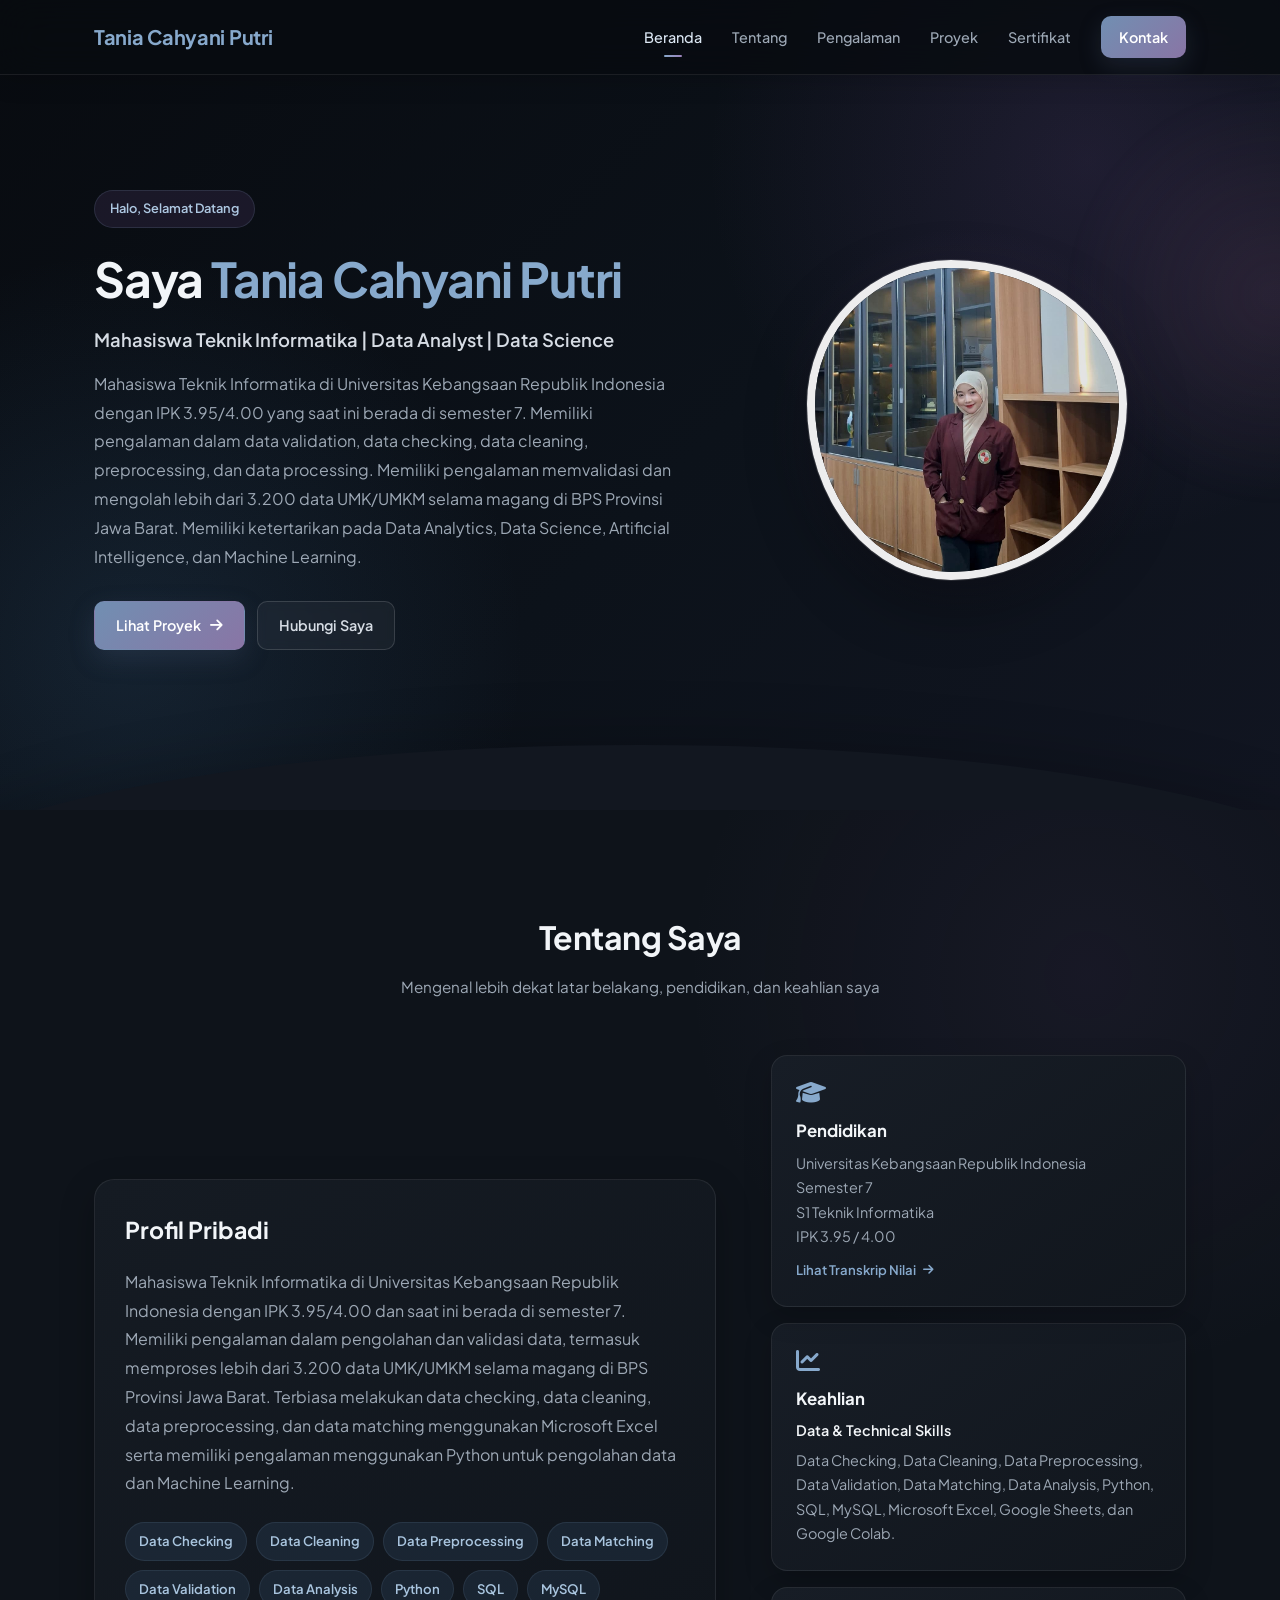
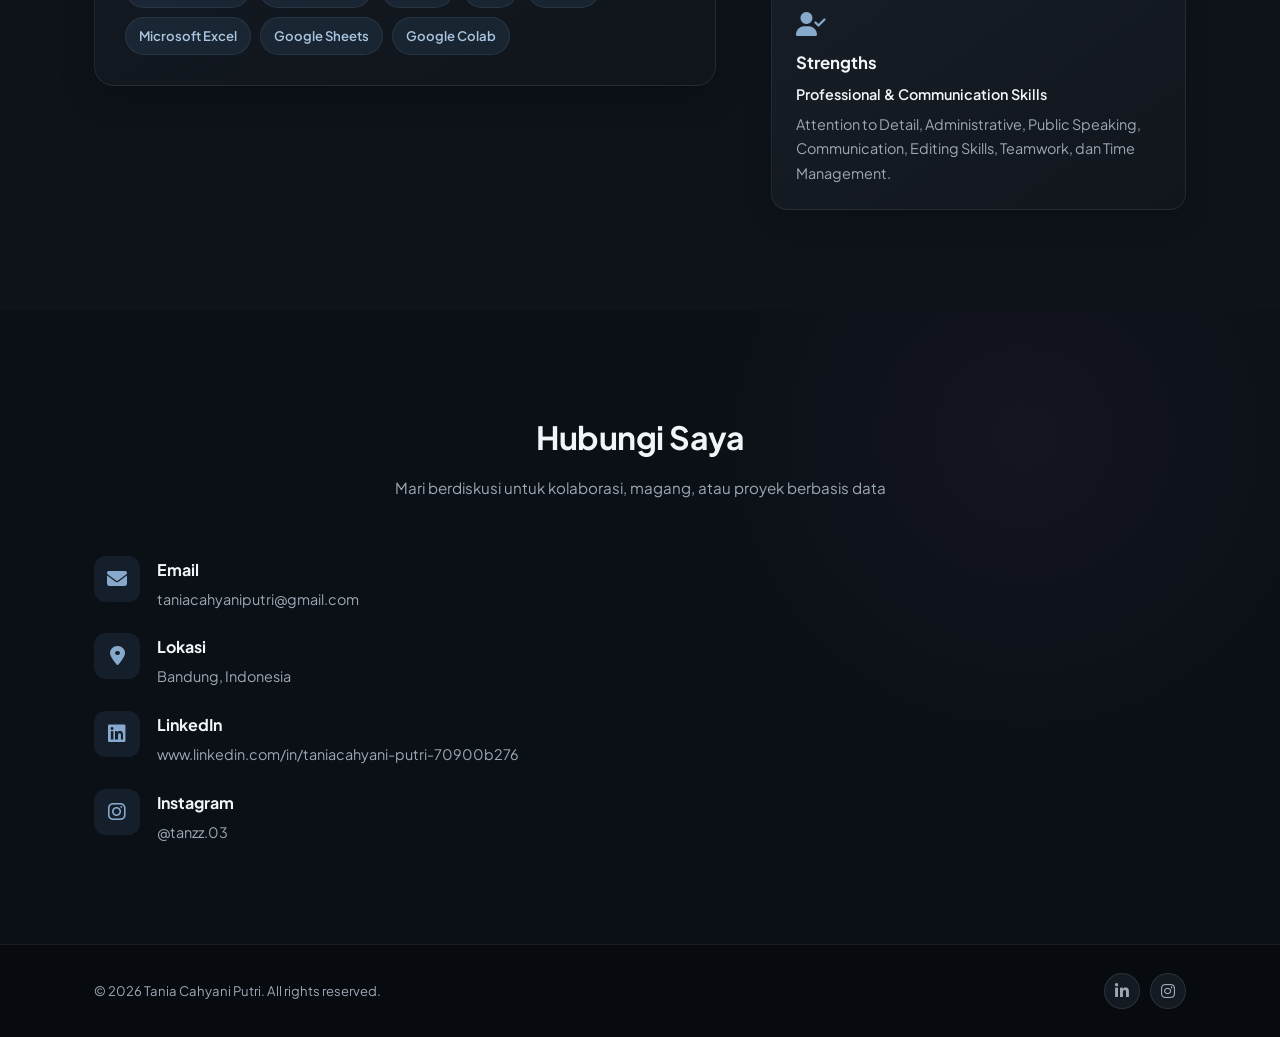
<file: index.html>
<!DOCTYPE html>
<html lang="id">

<head>

    <meta charset="UTF-8">

    <meta
        name="viewport"
        content="width=device-width, initial-scale=1.0"
    >

    <title>Portofolio - Tania Cahyani Putri</title>

    <!-- Google Font -->
    <link
        href="https://fonts.googleapis.com/css2?family=Plus+Jakarta+Sans:wght@300;400;500;600;700&display=swap"
        rel="stylesheet"
    >

    <!-- Font Awesome -->
    <link
        rel="stylesheet"
        href="https://cdnjs.cloudflare.com/ajax/libs/font-awesome/6.4.0/css/all.min.css"
    >

    <!-- CSS -->
    <link
        rel="stylesheet"
        href="css/style.css"
    >

    <link
        rel="stylesheet"
        href="css/responsive.css"
    >

</head>


<body>


    <!-- =====================================================
         NAVBAR
    ====================================================== -->

    <header class="navbar">

        <div class="container nav-container">

            <a
                href="index.html"
                class="logo"
            >
                <span>Tania Cahyani Putri</span>
            </a>


            <nav class="nav-menu">

                <a
                    href="index.html"
                    class="active"
                >
                    Beranda
                </a>

                <a href="#about">
                    Tentang
                </a>

                <a href="sections/experience/experience.html">
                    Pengalaman
                </a>

                <a href="sections/projects/projects.html">
                    Proyek
                </a>

                <a href="sections/certificates/certificates.html">
                    Sertifikat
                </a>

                <a
                    href="#contact"
                    class="btn-nav"
                >
                    Kontak
                </a>

            </nav>


            <div class="hamburger">

                <i class="fas fa-bars"></i>

            </div>

        </div>

    </header>



    <!-- =====================================================
         HERO
    ====================================================== -->

    <section class="hero">

        <div class="container hero-container">


            <!-- HERO TEXT -->

            <div class="hero-content">

                <span class="badge">
                    Halo, Selamat Datang
                </span>


                <h1>

                    Saya

                    <span class="highlight">
                        Tania Cahyani Putri
                    </span>

                </h1>


                <p class="hero-subtitle">

                    Mahasiswa Teknik Informatika |
                    Data Analyst |
                    Data Science

                </p>


                <p class="hero-desc">

                    Mahasiswa Teknik Informatika di
                    Universitas Kebangsaan Republik Indonesia
                    dengan IPK 3.95/4.00 yang saat ini berada di
                    semester 7. Memiliki pengalaman dalam data
                    validation, data checking, data cleaning,
                    preprocessing, dan data processing. Memiliki
                    pengalaman memvalidasi dan mengolah lebih
                    dari 3.200 data UMK/UMKM selama magang di
                    BPS Provinsi Jawa Barat. Memiliki ketertarikan
                    pada Data Analytics, Data Science, Artificial
                    Intelligence, dan Machine Learning.

                </p>


                <div class="hero-buttons">

                    <a
                        href="sections/projects/projects.html"
                        class="btn btn-primary"
                    >

                        Lihat Proyek

                        <i class="fas fa-arrow-right"></i>

                    </a>


                    <a
                        href="#contact"
                        class="btn btn-outline"
                    >

                        Hubungi Saya

                    </a>

                </div>

            </div>



            <!-- HERO PHOTO -->

            <div class="hero-image">

                <div class="blob-card">

                    <img
                        src="assets/images/profile.jpg"
                        alt="Tania Cahyani Putri"
                        class="profile-photo"
                    >

                </div>

            </div>

        </div>

    </section>



    <!-- =====================================================
         TENTANG SAYA
    ====================================================== -->

    <section
        id="about"
        class="about"
    >

        <div class="container">


            <div class="section-title">

                <h2>
                    Tentang Saya
                </h2>

                <p>
                    Mengenal lebih dekat latar belakang,
                    pendidikan, dan keahlian saya
                </p>

            </div>



            <div class="about-grid">


                <!-- PROFIL -->

                <div class="about-text">

                    <h3>
                        Profil Pribadi
                    </h3>


                    <p>

                        Mahasiswa Teknik Informatika di
                        Universitas Kebangsaan Republik Indonesia
                        dengan IPK 3.95/4.00 dan saat ini berada
                        di semester 7. Memiliki pengalaman dalam
                        pengolahan dan validasi data, termasuk
                        memproses lebih dari 3.200 data UMK/UMKM
                        selama magang di BPS Provinsi Jawa Barat.
                        Terbiasa melakukan data checking,
                        data cleaning, data preprocessing, dan
                        data matching menggunakan Microsoft Excel
                        serta memiliki pengalaman menggunakan
                        Python untuk pengolahan data dan
                        Machine Learning.

                    </p>


                    <div class="skills-chips">

                        <span>Data Checking</span>

                        <span>Data Cleaning</span>

                        <span>Data Preprocessing</span>

                        <span>Data Matching</span>

                        <span>Data Validation</span>

                        <span>Data Analysis</span>

                        <span>Python</span>

                        <span>SQL</span>

                        <span>MySQL</span>

                        <span>Microsoft Excel</span>

                        <span>Google Sheets</span>

                        <span>Google Colab</span>

                    </div>

                </div>



                <!-- KARTU INFORMASI -->

                <div class="about-cards">


                    <!-- PENDIDIKAN -->

                    <div
                        class="info-card clickable-card"
                        onclick="openTranscriptModal()"
                    >

                        <i class="fas fa-graduation-cap"></i>

                        <h4>
                            Pendidikan
                        </h4>

                        <p>
                            Universitas Kebangsaan
                            Republik Indonesia
                        </p>

                        <p>
                            Semester 7
                        </p>

                        <p>
                            S1 Teknik Informatika
                        </p>

                        <p>
                            IPK 3.95 / 4.00
                        </p>


                        <span class="card-hint">

                            <span>
                                Lihat Transkrip Nilai
                            </span>

                            <i class="fas fa-arrow-right"></i>

                        </span>

                    </div>



                    <!-- KEAHLIAN -->

                    <div class="info-card">

                        <i class="fas fa-chart-line"></i>

                        <h4>
                            Keahlian
                        </h4>

                        <p class="card-title">
                            Data & Technical Skills
                        </p>

                        <p>

                            Data Checking,
                            Data Cleaning,
                            Data Preprocessing,
                            Data Validation,
                            Data Matching,
                            Data Analysis,
                            Python,
                            SQL,
                            MySQL,
                            Microsoft Excel,
                            Google Sheets,
                            dan Google Colab.

                        </p>

                    </div>



                    <!-- STRENGTHS -->

                    <div class="info-card">

                        <i class="fas fa-user-check"></i>

                        <h4>
                            Strengths
                        </h4>

                        <p class="card-title">
                            Professional & Communication Skills
                        </p>

                        <p>

                            Attention to Detail,
                            Administrative,
                            Public Speaking,
                            Communication,
                            Editing Skills,
                            Teamwork,
                            dan Time Management.

                        </p>

                    </div>

                </div>

            </div>

        </div>

    </section>



    <!-- =====================================================
         CONTACT
    ====================================================== -->

    <section
        id="contact"
        class="contact"
    >

        <div class="container">


            <div class="section-title">

                <h2>
                    Hubungi Saya
                </h2>

                <p>
                    Mari berdiskusi untuk kolaborasi,
                    magang, atau proyek berbasis data
                </p>

            </div>



            <div class="contact-wrapper">


                <div class="contact-info">


                    <!-- EMAIL -->

                    <div class="contact-item">

                        <i class="fas fa-envelope"></i>

                        <div>

                            <h4>
                                Email
                            </h4>

                            <p>
                                taniacahyaniputri@gmail.com
                            </p>

                        </div>

                    </div>



                    <!-- LOKASI -->

                    <div class="contact-item">

                        <i class="fas fa-map-marker-alt"></i>

                        <div>

                            <h4>
                                Lokasi
                            </h4>

                            <p>
                                Bandung, Indonesia
                            </p>

                        </div>

                    </div>



                    <!-- LINKEDIN -->

                    <div class="contact-item">

                        <i class="fab fa-linkedin"></i>

                        <div>

                            <h4>
                                LinkedIn
                            </h4>

                            <p>
                                www.linkedin.com/in/taniacahyani-putri-70900b276
                            </p>

                        </div>

                    </div>



                    <!-- INSTAGRAM -->

                    <div class="contact-item">

                        <i class="fab fa-instagram"></i>

                        <div>

                            <h4>
                                Instagram
                            </h4>

                            <p>

                                <a
                                    href="https://www.instagram.com/tanzz.03?igsh=dmNnMGt6dWNlNGln"
                                    target="_blank"
                                >
                                    @tanzz.03
                                </a>

                            </p>

                        </div>

                    </div>

                </div>

            </div>

        </div>

    </section>



    <!-- =====================================================
         FOOTER
    ====================================================== -->

    <footer>

        <div class="container footer-content">

            <p>
                &copy; 2026 Tania Cahyani Putri.
                All rights reserved.
            </p>


            <div class="social-links">

                <a
                    href="https://www.linkedin.com/in/taniacahyani-putri-70900b276"
                    target="_blank"
                >
                    <i class="fab fa-linkedin-in"></i>
                </a>


                <a
                    href="https://www.instagram.com/tanzz.03?igsh=dmNnMGt6dWNlNGln"
                    target="_blank"
                >
                    <i class="fab fa-instagram"></i>
                </a>

            </div>

        </div>

    </footer>



    <!-- =====================================================
         MODAL TRANSKRIP
    ====================================================== -->

    <div
        id="transcriptModal"
        class="modal"
    >

        <div class="modal-content">


            <span
                class="close-btn"
                onclick="closeTranscriptModal()"
            >
                &times;
            </span>


            <div class="modal-header">

                <h3>
                    Transkrip Nilai - S1 Teknik Informatika
                </h3>

                <p>
                    Universitas Kebangsaan Republik Indonesia
                    | IPK: 3.95 / 4.00
                </p>

            </div>


            <div class="modal-body">

                <img
                    src="assets/images/transkrip_nilai.png"
                    alt="Transkrip Nilai Tania"
                    class="transcript-image"
                >

            </div>

        </div>

    </div>



    <!-- JAVASCRIPT -->

    <script src="js/script.js"></script>

</body>

</html>
</file>
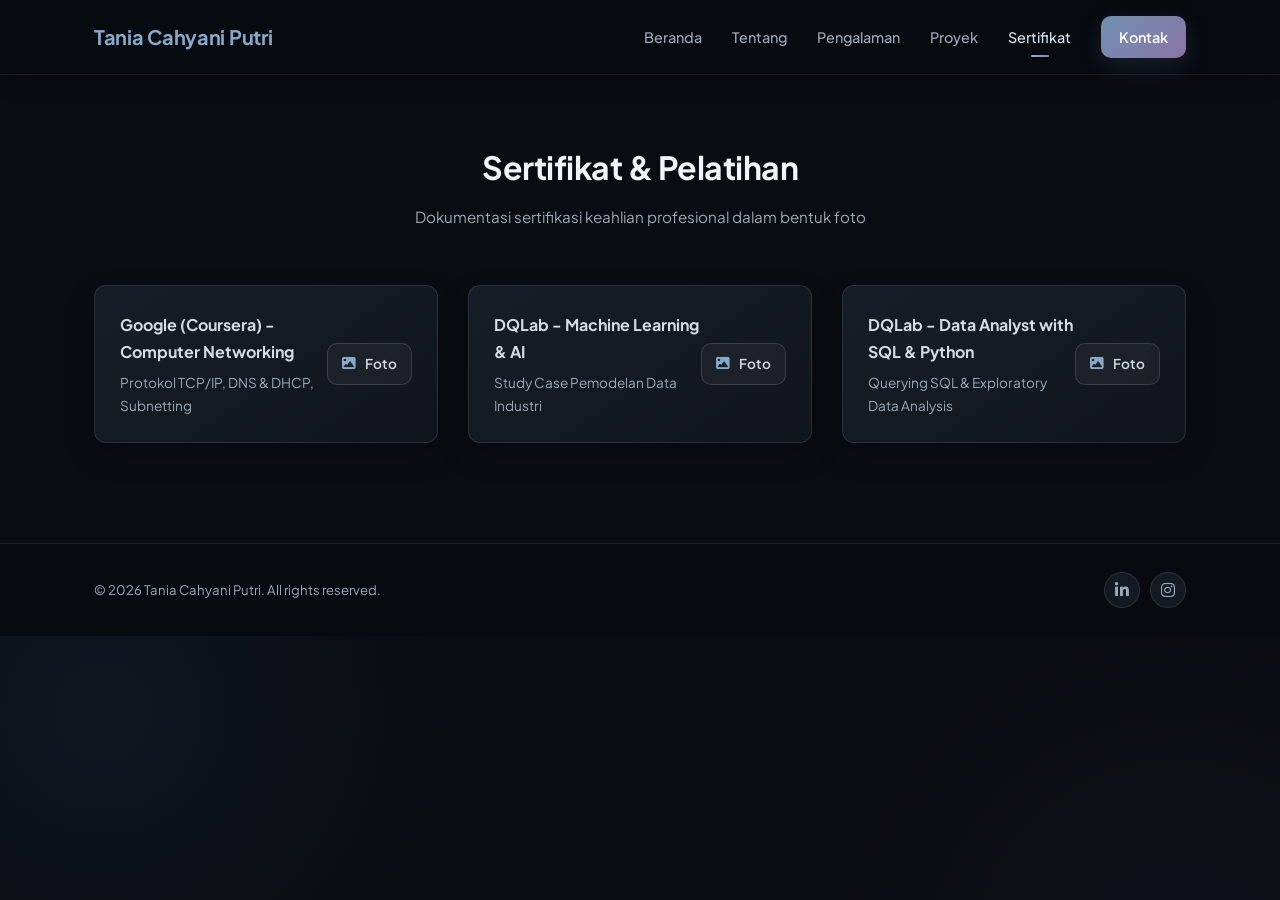
<file: sections/certificates/certificates.html>
<!DOCTYPE html>
<html lang="id">
<head>
    <meta charset="UTF-8">
    <meta name="viewport" content="width=device-width, initial-scale=1.0">
    <title>Sertifikat - Tania Cahyani Putri</title>
    <link href="https://fonts.googleapis.com/css2?family=Plus+Jakarta+Sans:wght@300;400;500;600;700&display=swap" rel="stylesheet">
    <link rel="stylesheet" href="https://cdnjs.cloudflare.com/ajax/libs/font-awesome/6.4.0/css/all.min.css">
    <link rel="stylesheet" href="../../css/style.css">
    <link rel="stylesheet" href="../../css/responsive.css">
</head>
<body>

    <header class="navbar">
        <div class="container nav-container">
            <a href="../../index.html" class="logo"><span>Tania Cahyani Putri</span></a>
            <nav class="nav-menu">
                <a href="../../index.html">Beranda</a>
                <a href="../../index.html#about">Tentang</a>
                <a href="../experience/experience.html">Pengalaman</a>
                <a href="../projects/projects.html">Proyek</a>
                <a href="certificates.html" class="active">Sertifikat</a>
                <a href="../../index.html#contact" class="btn-nav">Kontak</a>
            </nav>
            <div class="hamburger">
                <i class="fas fa-bars"></i>
            </div>
        </div>
    </header>

    <section style="padding: 140px 0 100px; background-color: var(--bg-primary);">
        <div class="container">
            <div class="section-title">
                <h2>Sertifikat & Pelatihan</h2>
                <p>Dokumentasi sertifikasi keahlian profesional dalam bentuk foto</p>
            </div>
            
            <div style="display: grid; grid-template-columns: repeat(auto-fit, minmax(300px, 1fr)); gap: 30px;">
                
                <!-- Sertifikat 1 -->
                <div style="background: var(--bg-white); padding: 25px; border-radius: 12px; border: 1px solid var(--border-color); display: flex; justify-content: space-between; align-items: center;">
                    <div>
                        <h4 style="margin-bottom: 5px;">Google (Coursera) - Computer Networking</h4>
                        <p style="color: var(--text-muted); font-size: 0.85rem;">Protokol TCP/IP, DNS & DHCP, Subnetting</p>
                    </div>
                    <a href="../../assets/images/sertifikat_networking.png" target="_blank" class="btn btn-outline" style="padding: 8px 14px; font-size: 0.85rem;">
                        <i class="fas fa-image" style="color: var(--primary-blue);"></i> Foto
                    </a>
                </div>

                <!-- Sertifikat 2 -->
                <div style="background: var(--bg-white); padding: 25px; border-radius: 12px; border: 1px solid var(--border-color); display: flex; justify-content: space-between; align-items: center;">
                    <div>
                        <h4 style="margin-bottom: 5px;">DQLab - Machine Learning & AI</h4>
                        <p style="color: var(--text-muted); font-size: 0.85rem;">Study Case Pemodelan Data Industri</p>
                    </div>
                    <a href="../../assets/images/sertifikat_ml_dqlab.png" target="_blank" class="btn btn-outline" style="padding: 8px 14px; font-size: 0.85rem;">
                        <i class="fas fa-image" style="color: var(--primary-blue);"></i> Foto
                    </a>
                </div>

                <!-- Sertifikat 3 -->
                <div style="background: var(--bg-white); padding: 25px; border-radius: 12px; border: 1px solid var(--border-color); display: flex; justify-content: space-between; align-items: center;">
                    <div>
                        <h4 style="margin-bottom: 5px;">DQLab - Data Analyst with SQL & Python</h4>
                        <p style="color: var(--text-muted); font-size: 0.85rem;">Querying SQL & Exploratory Data Analysis</p>
                    </div>
                    <a href="../../assets/images/sertifikat_data_analyst.png" target="_blank" class="btn btn-outline" style="padding: 8px 14px; font-size: 0.85rem;">
                        <i class="fas fa-image" style="color: var(--primary-blue);"></i> Foto
                    </a>
                </div>

            </div>
        </div>
    </section>

    <footer>
        <div class="container footer-content">
            <p>&copy; 2026 Tania Cahyani Putri. All rights reserved.</p>
            <div class="social-links">
                <a href="https://www.linkedin.com/in/taniacahyani-putri-70900b276" target="_blank"><i class="fab fa-linkedin-in"></i></a>
                <a href="https://www.instagram.com/tanzz.03?igsh=dmNnMGt6dWNlNGln" target="_blank"><i class="fab fa-instagram"></i></a>
            </div>
        </div>
    </footer>

    <script src="../../js/script.js"></script>
</body>
</html>
</file>
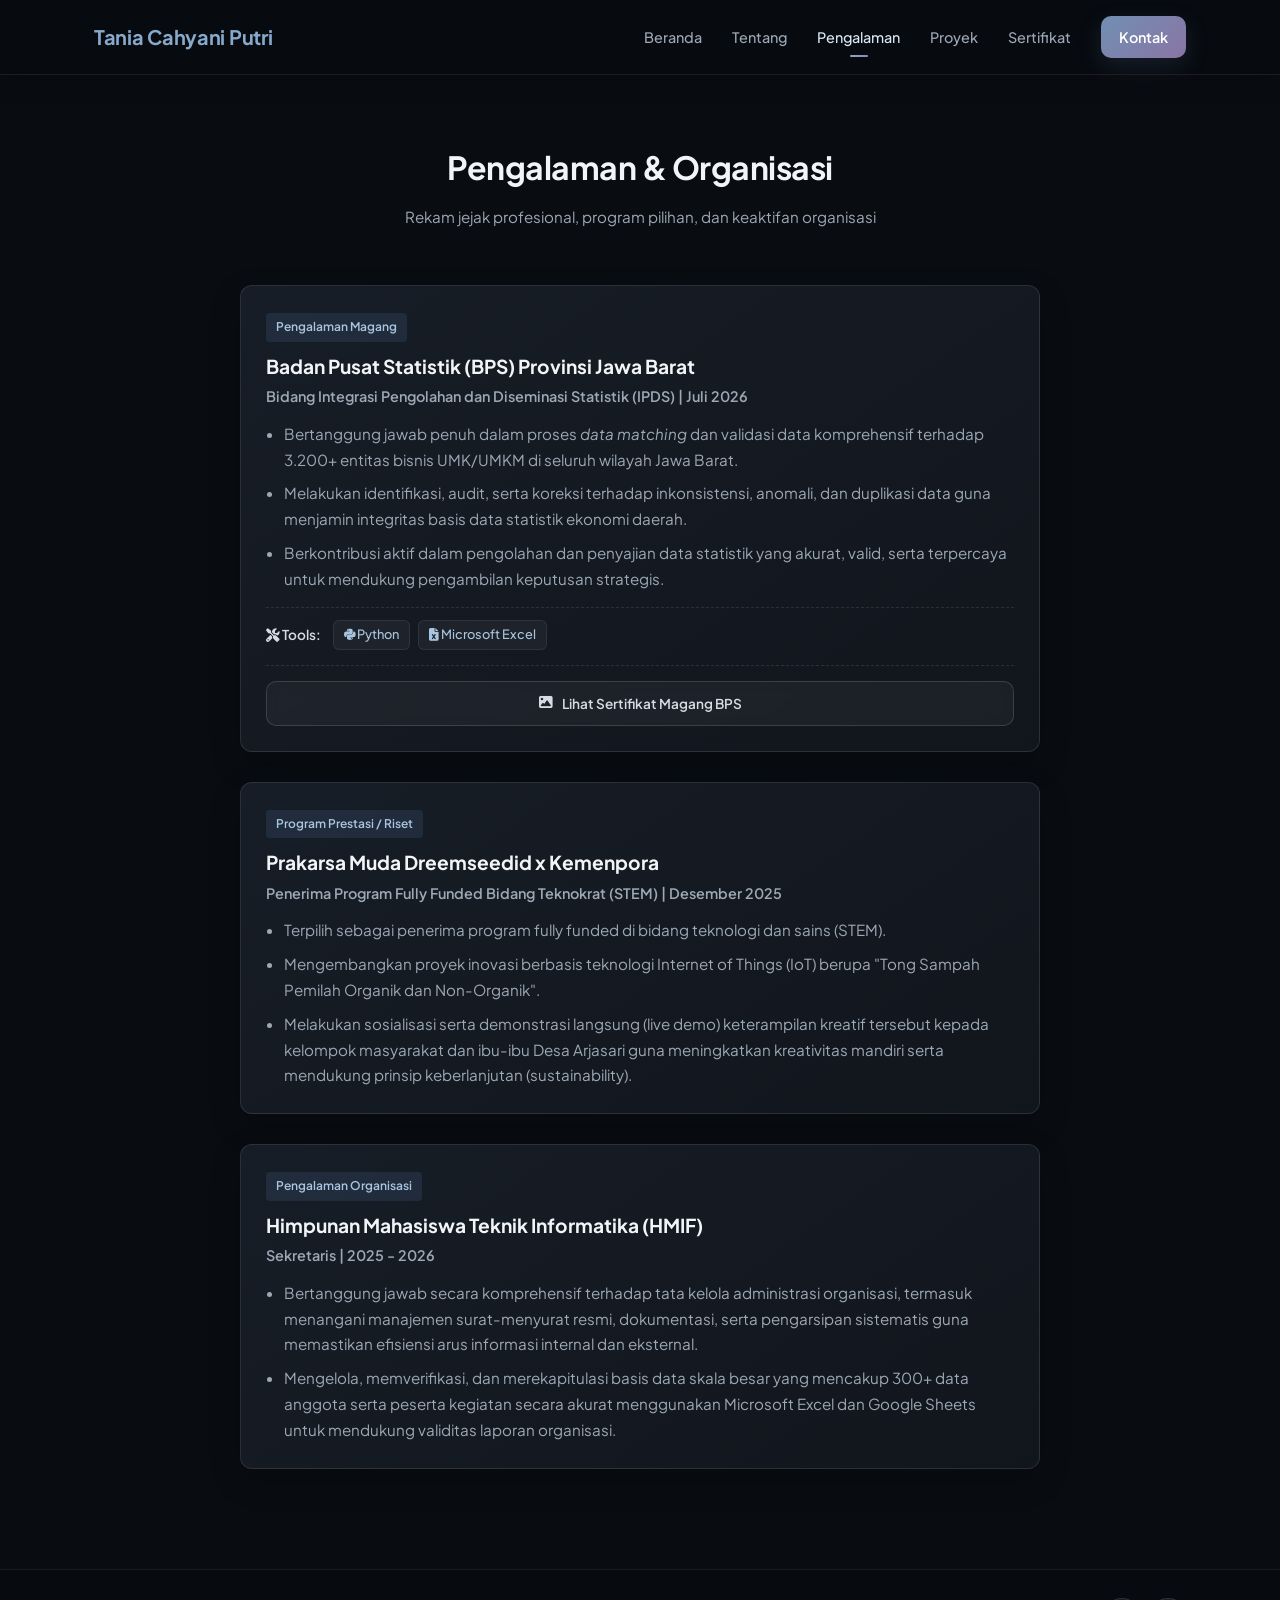
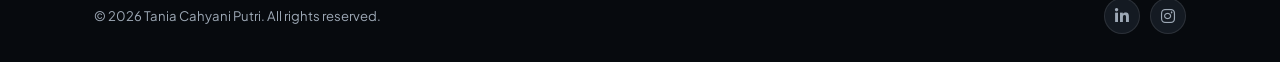
<file: sections/experience/experience.html>
<!DOCTYPE html>
<html lang="id">

<head>
    <meta charset="UTF-8">
    <meta name="viewport" content="width=device-width, initial-scale=1.0">

    <title>Pengalaman - Tania Cahyani Putri</title>

    <!-- Google Font -->
    <link
        href="https://fonts.googleapis.com/css2?family=Plus+Jakarta+Sans:wght@300;400;500;600;700&display=swap"
        rel="stylesheet">

    <!-- Font Awesome -->
    <link
        rel="stylesheet"
        href="https://cdnjs.cloudflare.com/ajax/libs/font-awesome/6.4.0/css/all.min.css">

    <!-- CSS -->
    <link rel="stylesheet" href="../../css/style.css">
    <link rel="stylesheet" href="../../css/responsive.css">
</head>

<body>

    <!-- =========================
         NAVBAR
    ========================== -->
    <header class="navbar">

        <div class="container nav-container">

            <!-- Logo -->
            <a href="../../index.html" class="logo">
                <span>Tania Cahyani Putri</span>
            </a>

            <!-- Navigation -->
            <nav class="nav-menu">

                <a href="../../index.html">
                    Beranda
                </a>

                <a href="../../index.html#about">
                    Tentang
                </a>

                <a href="experience.html" class="active">
                    Pengalaman
                </a>

                <a href="../projects/projects.html">
                    Proyek
                </a>

                <a href="../certificates/certificates.html">
                    Sertifikat
                </a>

                <a href="../../index.html#contact" class="btn-nav">
                    Kontak
                </a>

            </nav>

            <!-- Hamburger -->
            <div class="hamburger">
                <i class="fas fa-bars"></i>
            </div>

        </div>

    </header>


    <!-- =========================
         EXPERIENCE SECTION
    ========================== -->
    <section
        style="
            padding: 140px 0 100px;
            background-color: var(--bg-primary);
        "
    >

        <div class="container">

            <!-- Section Title -->
            <div class="section-title">

                <h2>
                    Pengalaman & Organisasi
                </h2>

                <p>
                    Rekam jejak profesional, program pilihan,
                    dan keaktifan organisasi
                </p>

            </div>


            <!-- =========================
                 EXPERIENCE CONTAINER
            ========================== -->
            <div
                style="
                    display: flex;
                    flex-direction: column;
                    gap: 30px;
                    max-width: 800px;
                    margin: 0 auto;
                "
            >


                <!-- ==================================
                     PENGALAMAN 1 - BPS
                =================================== -->
                <div
                    style="
                        background: var(--bg-white);
                        padding: 25px;
                        border-radius: 12px;
                        border: 1px solid var(--border-color);
                    "
                >

                    <!-- Label -->
                    <span
                        style="
                            display: inline-block;
                            background-color: var(--soft-blue);
                            color: var(--primary-blue);
                            padding: 4px 10px;
                            border-radius: 4px;
                            font-size: 0.75rem;
                            font-weight: 600;
                            margin-bottom: 8px;
                        "
                    >
                        Pengalaman Magang
                    </span>


                    <!-- Institution -->
                    <h3
                        style="
                            font-size: 1.2rem;
                            margin-bottom: 2px;
                        "
                    >
                        Badan Pusat Statistik (BPS)
                        Provinsi Jawa Barat
                    </h3>


                    <!-- Position -->
                    <p
                        style="
                            color: var(--primary-blue);
                            font-weight: 600;
                            font-size: 0.9rem;
                            margin-bottom: 12px;
                        "
                    >
                        Bidang Integrasi Pengolahan dan
                        Diseminasi Statistik (IPDS) | Juli 2026
                    </p>


                    <!-- Description -->
                    <ul
                        style="
                            color: var(--text-muted);
                            font-size: 0.95rem;
                            padding-left: 18px;
                            list-style-type: disc;
                            display: flex;
                            flex-direction: column;
                            gap: 8px;
                            margin-bottom: 15px;
                        "
                    >

                        <li>
                            Bertanggung jawab penuh dalam proses
                            <i>data matching</i> dan validasi data
                            komprehensif terhadap 3.200+ entitas bisnis
                            UMK/UMKM di seluruh wilayah Jawa Barat.
                        </li>

                        <li>
                            Melakukan identifikasi, audit, serta koreksi
                            terhadap inkonsistensi, anomali, dan duplikasi
                            data guna menjamin integritas basis data
                            statistik ekonomi daerah.
                        </li>

                        <li>
                            Berkontribusi aktif dalam pengolahan dan
                            penyajian data statistik yang akurat, valid,
                            serta terpercaya untuk mendukung pengambilan
                            keputusan strategis.
                        </li>

                    </ul>


                    <!-- =========================
                         TOOLS BPS
                    ========================== -->
                    <div
                        style="
                            display: flex;
                            gap: 8px;
                            flex-wrap: wrap;
                            align-items: center;
                            margin-top: 12px;
                            padding-top: 12px;
                            border-top: 1px dashed var(--border-color);
                        "
                    >

                        <span
                            style="
                                font-size: 0.85rem;
                                font-weight: 600;
                                color: var(--text-main);
                                margin-right: 4px;
                            "
                        >
                            <i class="fas fa-tools"></i>
                            Tools:
                        </span>


                        <!-- Python -->
                        <span
                            style="
                                background: var(--bg-primary);
                                color: var(--primary-blue);
                                padding: 3px 10px;
                                border-radius: 6px;
                                font-size: 0.8rem;
                                font-weight: 500;
                            "
                        >
                            <i class="fab fa-python"></i>
                            Python
                        </span>


                        <!-- Excel -->
                        <span
                            style="
                                background: var(--bg-primary);
                                color: var(--primary-blue);
                                padding: 3px 10px;
                                border-radius: 6px;
                                font-size: 0.8rem;
                                font-weight: 500;
                            "
                        >
                            <i class="fas fa-file-excel"></i>
                            Microsoft Excel
                        </span>

                    </div>


                    <!-- =========================
                         SERTIFIKAT MAGANG BPS
                    ========================== -->
                    <div
                        style="
                            margin-top: 15px;
                            padding-top: 15px;
                            border-top: 1px dashed var(--border-color);
                        "
                    >

                        <a
                            href="../../assets/images/Sertifikat_Magang_BPS.png"
                            target="_blank"
                            rel="noopener noreferrer"
                            class="btn btn-outline"
                            style="
                                font-size: 0.85rem;
                                padding: 10px 14px;
                                width: 100%;
                                justify-content: center;
                            "
                        >

                            <i class="fas fa-image"></i>

                            Lihat Sertifikat Magang BPS

                        </a>

                    </div>

                </div>


                <!-- ==================================
                     PENGALAMAN 2 - DREAMSEEDID
                =================================== -->
                <div
                    style="
                        background: var(--bg-white);
                        padding: 25px;
                        border-radius: 12px;
                        border: 1px solid var(--border-color);
                    "
                >

                    <span
                        style="
                            display: inline-block;
                            background-color: var(--soft-blue);
                            color: var(--primary-blue);
                            padding: 4px 10px;
                            border-radius: 4px;
                            font-size: 0.75rem;
                            font-weight: 600;
                            margin-bottom: 8px;
                        "
                    >
                        Program Prestasi / Riset
                    </span>


                    <h3
                        style="
                            font-size: 1.2rem;
                            margin-bottom: 2px;
                        "
                    >
                        Prakarsa Muda Dreemseedid x Kemenpora
                    </h3>


                    <p
                        style="
                            color: var(--primary-blue);
                            font-weight: 600;
                            font-size: 0.9rem;
                            margin-bottom: 12px;
                        "
                    >
                        Penerima Program Fully Funded Bidang
                        Teknokrat (STEM) | Desember 2025
                    </p>


                    <ul
                        style="
                            color: var(--text-muted);
                            font-size: 0.95rem;
                            padding-left: 18px;
                            list-style-type: disc;
                            display: flex;
                            flex-direction: column;
                            gap: 8px;
                        "
                    >

                        <li>
                            Terpilih sebagai penerima program fully funded
                            di bidang teknologi dan sains (STEM).
                        </li>

                        <li>
                            Mengembangkan proyek inovasi berbasis teknologi
                            Internet of Things (IoT) berupa
                            "Tong Sampah Pemilah Organik dan Non-Organik".
                        </li>

                        <li>
                            Melakukan sosialisasi serta demonstrasi langsung
                            (live demo) keterampilan kreatif tersebut kepada
                            kelompok masyarakat dan ibu-ibu Desa Arjasari
                            guna meningkatkan kreativitas mandiri serta
                            mendukung prinsip keberlanjutan (sustainability).
                        </li>

                    </ul>

                </div>


                <!-- ==================================
                     PENGALAMAN 3 - HMIF
                =================================== -->
                <div
                    style="
                        background: var(--bg-white);
                        padding: 25px;
                        border-radius: 12px;
                        border: 1px solid var(--border-color);
                    "
                >

                    <span
                        style="
                            display: inline-block;
                            background-color: var(--soft-blue);
                            color: var(--primary-blue);
                            padding: 4px 10px;
                            border-radius: 4px;
                            font-size: 0.75rem;
                            font-weight: 600;
                            margin-bottom: 8px;
                        "
                    >
                        Pengalaman Organisasi
                    </span>


                    <h3
                        style="
                            font-size: 1.2rem;
                            margin-bottom: 2px;
                        "
                    >
                        Himpunan Mahasiswa Teknik Informatika
                        (HMIF)
                    </h3>


                    <p
                        style="
                            color: var(--primary-blue);
                            font-weight: 600;
                            font-size: 0.9rem;
                            margin-bottom: 12px;
                        "
                    >
                        Sekretaris | 2025 - 2026
                    </p>


                    <ul
                        style="
                            color: var(--text-muted);
                            font-size: 0.95rem;
                            padding-left: 18px;
                            list-style-type: disc;
                            display: flex;
                            flex-direction: column;
                            gap: 8px;
                        "
                    >

                        <li>
                            Bertanggung jawab secara komprehensif terhadap
                            tata kelola administrasi organisasi, termasuk
                            menangani manajemen surat-menyurat resmi,
                            dokumentasi, serta pengarsipan sistematis guna
                            memastikan efisiensi arus informasi internal
                            dan eksternal.
                        </li>

                        <li>
                            Mengelola, memverifikasi, dan merekapitulasi
                            basis data skala besar yang mencakup 300+ data
                            anggota serta peserta kegiatan secara akurat
                            menggunakan Microsoft Excel dan Google Sheets
                            untuk mendukung validitas laporan organisasi.
                        </li>

                    </ul>

                </div>


            </div>

        </div>

    </section>


    <!-- =========================
         FOOTER
    ========================== -->
    <footer>

        <div class="container footer-content">

            <p>
                &copy; 2026 Tania Cahyani Putri.
                All rights reserved.
            </p>


            <div class="social-links">

                <!-- LinkedIn -->
                <a
                    href="https://www.linkedin.com/in/taniacahyani-putri-70900b276"
                    target="_blank"
                    rel="noopener noreferrer"
                >
                    <i class="fab fa-linkedin-in"></i>
                </a>


                <!-- Instagram -->
                <a
                    href="https://www.instagram.com/tanzz.03?igsh=dmNnMGt6dWNlNGln"
                    target="_blank"
                    rel="noopener noreferrer"
                >
                    <i class="fab fa-instagram"></i>
                </a>

            </div>

        </div>

    </footer>


    <!-- JavaScript -->
    <script src="../../js/script.js"></script>

</body>
</html>
</file>
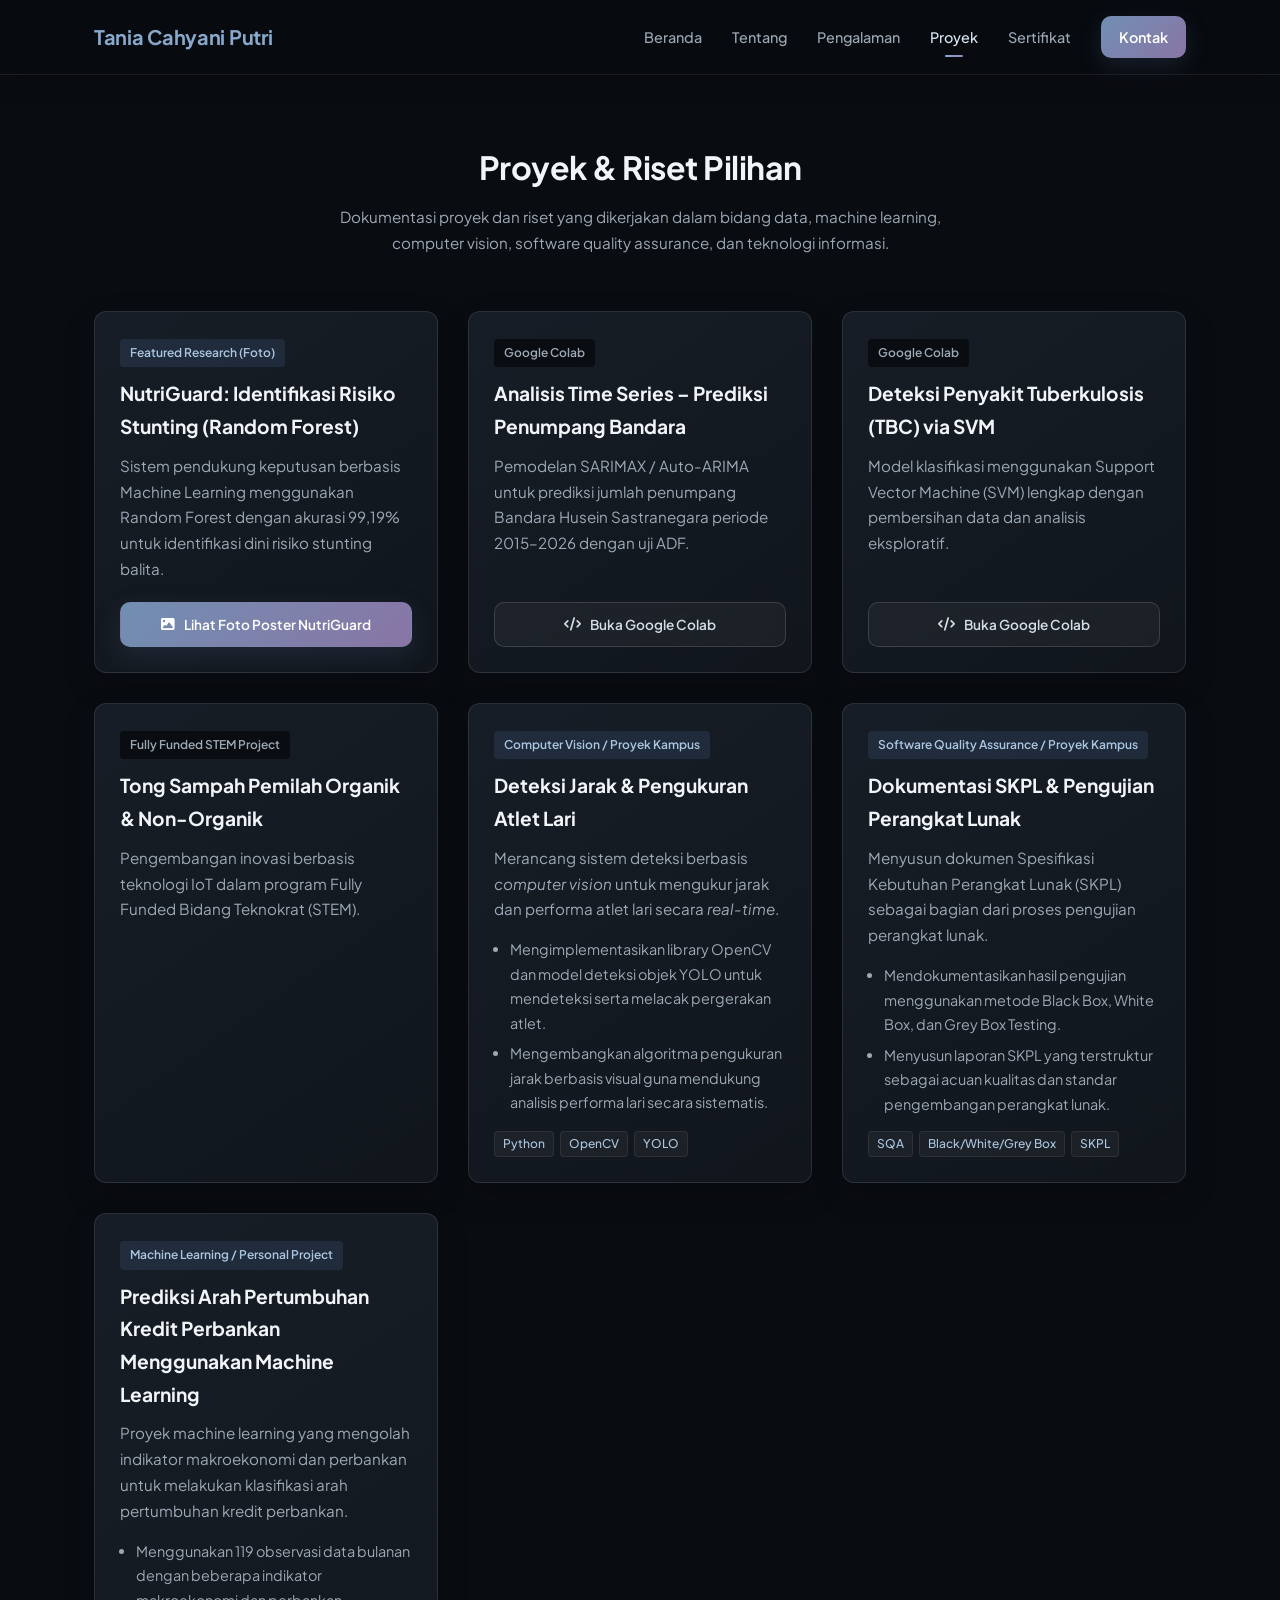
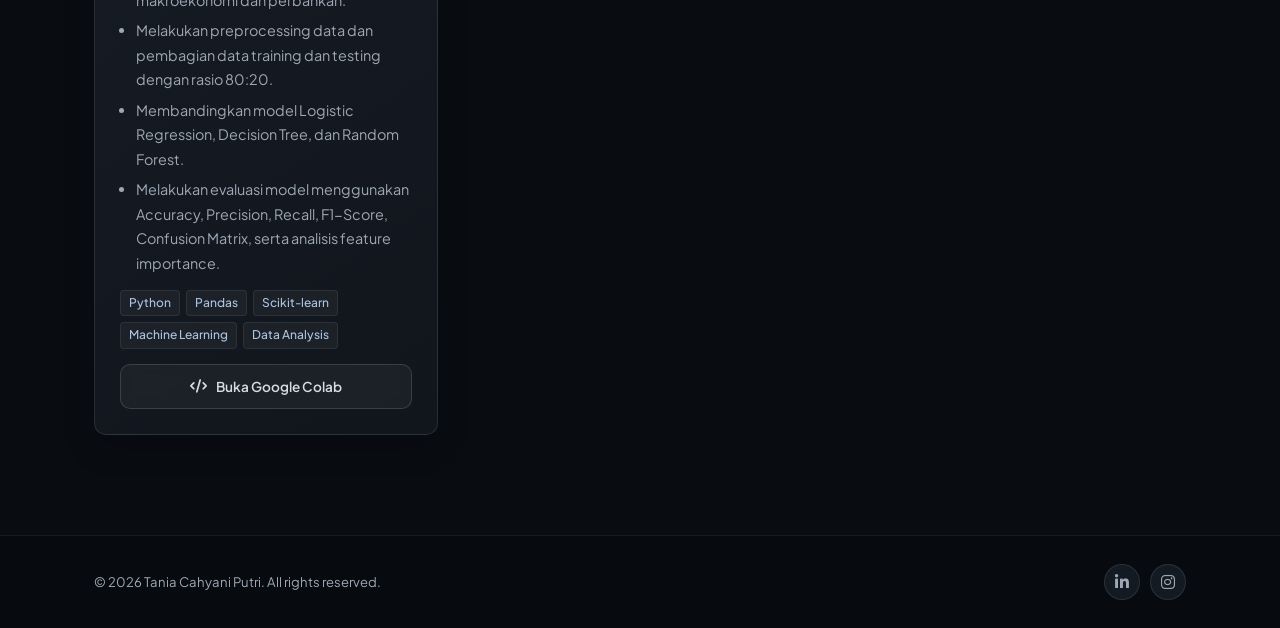
<file: sections/projects/projects.html>
<!DOCTYPE html>
<html lang="id">

<head>
    <meta charset="UTF-8">
    <meta name="viewport" content="width=device-width, initial-scale=1.0">

    <title>Proyek - Tania Cahyani Putri</title>

    <!-- Google Font -->
    <link href="https://fonts.googleapis.com/css2?family=Plus+Jakarta+Sans:wght@300;400;500;600;700&display=swap"
        rel="stylesheet">

    <!-- Font Awesome -->
    <link rel="stylesheet"
        href="https://cdnjs.cloudflare.com/ajax/libs/font-awesome/6.4.0/css/all.min.css">

    <!-- CSS -->
    <link rel="stylesheet" href="../../css/style.css">
    <link rel="stylesheet" href="../../css/responsive.css">
</head>

<body>

    <!-- =========================
         NAVBAR
    ========================== -->
    <header class="navbar">
        <div class="container nav-container">

            <a href="../../index.html" class="logo">
                <span>Tania Cahyani Putri</span>
            </a>

            <nav class="nav-menu">
                <a href="../../index.html">Beranda</a>
                <a href="../../index.html#about">Tentang</a>
                <a href="../experience/experience.html">Pengalaman</a>
                <a href="projects.html" class="active">Proyek</a>
                <a href="../certificates/certificates.html">Sertifikat</a>
                <a href="../../index.html#contact" class="btn-nav">Kontak</a>
            </nav>

            <div class="hamburger">
                <i class="fas fa-bars"></i>
            </div>

        </div>
    </header>


    <!-- =========================
         PROJECT SECTION
    ========================== -->
    <section style="padding: 140px 0 100px; background-color: var(--bg-primary);">

        <div class="container">

            <!-- Section Title -->
            <div class="section-title">

                <h2>Proyek & Riset Pilihan</h2>

                <p>
                    Dokumentasi proyek dan riset yang dikerjakan dalam bidang
                    data, machine learning, computer vision, software quality
                    assurance, dan teknologi informasi.
                </p>

            </div>


            <!-- =========================
                 PROJECT GRID
            ========================== -->
            <div style="
                display: grid;
                grid-template-columns: repeat(auto-fit, minmax(320px, 1fr));
                gap: 30px;
            ">


                <!-- ==================================
                     PROYEK 1 - NUTRIGUARD
                =================================== -->
                <div style="
                    background: var(--bg-white);
                    padding: 25px;
                    border-radius: 12px;
                    border: 1px solid var(--border-color);
                    display: flex;
                    flex-direction: column;
                    justify-content: space-between;
                ">

                    <div>

                        <span style="
                            display: inline-block;
                            background-color: var(--soft-blue);
                            color: var(--primary-blue);
                            padding: 4px 10px;
                            border-radius: 4px;
                            font-size: 0.75rem;
                            font-weight: 600;
                            margin-bottom: 10px;
                        ">
                            Featured Research (Foto)
                        </span>

                        <h3 style="
                            margin-bottom: 10px;
                            font-size: 1.2rem;
                        ">
                            NutriGuard: Identifikasi Risiko Stunting
                            (Random Forest)
                        </h3>

                        <p style="
                            color: var(--text-muted);
                            font-size: 0.95rem;
                            margin-bottom: 20px;
                        ">
                            Sistem pendukung keputusan berbasis Machine Learning
                            menggunakan Random Forest dengan akurasi 99,19%
                            untuk identifikasi dini risiko stunting balita.
                        </p>

                    </div>

                    <div>

                        <a href="../../assets/images/nutriguard_poster.png"
                            target="_blank"
                            rel="noopener noreferrer"
                            class="btn btn-primary"
                            style="
                                font-size: 0.85rem;
                                padding: 10px 14px;
                                width: 100%;
                                justify-content: center;
                            ">

                            <i class="fas fa-image"></i>
                            Lihat Foto Poster NutriGuard

                        </a>

                    </div>

                </div>


                <!-- ==================================
                     PROYEK 2 - TIME SERIES
                =================================== -->
                <div style="
                    background: var(--bg-white);
                    padding: 25px;
                    border-radius: 12px;
                    border: 1px solid var(--border-color);
                    display: flex;
                    flex-direction: column;
                    justify-content: space-between;
                ">

                    <div>

                        <span style="
                            display: inline-block;
                            background-color: var(--bg-primary);
                            color: var(--text-muted);
                            padding: 4px 10px;
                            border-radius: 4px;
                            font-size: 0.75rem;
                            font-weight: 600;
                            margin-bottom: 10px;
                        ">
                            Google Colab
                        </span>

                        <h3 style="
                            margin-bottom: 10px;
                            font-size: 1.2rem;
                        ">
                            Analisis Time Series –
                            Prediksi Penumpang Bandara
                        </h3>

                        <p style="
                            color: var(--text-muted);
                            font-size: 0.95rem;
                            margin-bottom: 20px;
                        ">
                            Pemodelan SARIMAX / Auto-ARIMA untuk prediksi
                            jumlah penumpang Bandara Husein Sastranegara
                            periode 2015–2026 dengan uji ADF.
                        </p>

                    </div>

                    <div>

                        <a href="https://colab.research.google.com/drive/1NbbqWzCFUcTzbwEiB3W0OZ-cM6ulkfPU"
                            target="_blank"
                            rel="noopener noreferrer"
                            class="btn btn-outline"
                            style="
                                font-size: 0.85rem;
                                padding: 10px 14px;
                                width: 100%;
                                justify-content: center;
                            ">

                            <i class="fas fa-code"></i>
                            Buka Google Colab

                        </a>

                    </div>

                </div>


                <!-- ==================================
                     PROYEK 3 - TBC SVM
                =================================== -->
                <div style="
                    background: var(--bg-white);
                    padding: 25px;
                    border-radius: 12px;
                    border: 1px solid var(--border-color);
                    display: flex;
                    flex-direction: column;
                    justify-content: space-between;
                ">

                    <div>

                        <span style="
                            display: inline-block;
                            background-color: var(--bg-primary);
                            color: var(--text-muted);
                            padding: 4px 10px;
                            border-radius: 4px;
                            font-size: 0.75rem;
                            font-weight: 600;
                            margin-bottom: 10px;
                        ">
                            Google Colab
                        </span>

                        <h3 style="
                            margin-bottom: 10px;
                            font-size: 1.2rem;
                        ">
                            Deteksi Penyakit Tuberkulosis (TBC)
                            via SVM
                        </h3>

                        <p style="
                            color: var(--text-muted);
                            font-size: 0.95rem;
                            margin-bottom: 20px;
                        ">
                            Model klasifikasi menggunakan Support Vector
                            Machine (SVM) lengkap dengan pembersihan data
                            dan analisis eksploratif.
                        </p>

                    </div>

                    <div>

                        <a href="https://colab.research.google.com/drive/1zwcV2InSb9ZCkv4oNEGBuF1-wxA6dSix"
                            target="_blank"
                            rel="noopener noreferrer"
                            class="btn btn-outline"
                            style="
                                font-size: 0.85rem;
                                padding: 10px 14px;
                                width: 100%;
                                justify-content: center;
                            ">

                            <i class="fas fa-code"></i>
                            Buka Google Colab

                        </a>

                    </div>

                </div>


                <!-- ==================================
                     PROYEK 4 - TONG SAMPAH IoT
                =================================== -->
                <div style="
                    background: var(--bg-white);
                    padding: 25px;
                    border-radius: 12px;
                    border: 1px solid var(--border-color);
                    display: flex;
                    flex-direction: column;
                    justify-content: space-between;
                ">

                    <div>

                        <span style="
                            display: inline-block;
                            background-color: var(--bg-primary);
                            color: var(--text-muted);
                            padding: 4px 10px;
                            border-radius: 4px;
                            font-size: 0.75rem;
                            font-weight: 600;
                            margin-bottom: 10px;
                        ">
                            Fully Funded STEM Project
                        </span>

                        <h3 style="
                            margin-bottom: 10px;
                            font-size: 1.2rem;
                        ">
                            Tong Sampah Pemilah
                            Organik & Non-Organik
                        </h3>

                        <p style="
                            color: var(--text-muted);
                            font-size: 0.95rem;
                            margin-bottom: 20px;
                        ">
                            Pengembangan inovasi berbasis teknologi IoT
                            dalam program Fully Funded Bidang Teknokrat
                            (STEM).
                        </p>

                    </div>

                </div>


                <!-- ==================================
                     PROYEK 5 - COMPUTER VISION
                =================================== -->
                <div style="
                    background: var(--bg-white);
                    padding: 25px;
                    border-radius: 12px;
                    border: 1px solid var(--border-color);
                    display: flex;
                    flex-direction: column;
                    justify-content: space-between;
                ">

                    <div>

                        <span style="
                            display: inline-block;
                            background-color: var(--soft-blue);
                            color: var(--primary-blue);
                            padding: 4px 10px;
                            border-radius: 4px;
                            font-size: 0.75rem;
                            font-weight: 600;
                            margin-bottom: 10px;
                        ">
                            Computer Vision / Proyek Kampus
                        </span>

                        <h3 style="
                            margin-bottom: 10px;
                            font-size: 1.2rem;
                        ">
                            Deteksi Jarak & Pengukuran
                            Atlet Lari
                        </h3>

                        <p style="
                            color: var(--text-muted);
                            font-size: 0.95rem;
                            margin-bottom: 15px;
                        ">
                            Merancang sistem deteksi berbasis
                            <i>computer vision</i> untuk mengukur jarak
                            dan performa atlet lari secara
                            <i>real-time</i>.
                        </p>

                        <ul style="
                            color: var(--text-muted);
                            font-size: 0.9rem;
                            padding-left: 16px;
                            list-style-type: disc;
                            display: flex;
                            flex-direction: column;
                            gap: 6px;
                            margin-bottom: 15px;
                        ">

                            <li>
                                Mengimplementasikan library OpenCV dan
                                model deteksi objek YOLO untuk mendeteksi
                                serta melacak pergerakan atlet.
                            </li>

                            <li>
                                Mengembangkan algoritma pengukuran jarak
                                berbasis visual guna mendukung analisis
                                performa lari secara sistematis.
                            </li>

                        </ul>

                    </div>

                    <div>

                        <div style="
                            display: flex;
                            gap: 6px;
                            flex-wrap: wrap;
                        ">

                            <span style="
                                background: var(--bg-primary);
                                color: var(--primary-blue);
                                padding: 2px 8px;
                                border-radius: 4px;
                                font-size: 0.75rem;
                                font-weight: 500;
                            ">
                                Python
                            </span>

                            <span style="
                                background: var(--bg-primary);
                                color: var(--primary-blue);
                                padding: 2px 8px;
                                border-radius: 4px;
                                font-size: 0.75rem;
                                font-weight: 500;
                            ">
                                OpenCV
                            </span>

                            <span style="
                                background: var(--bg-primary);
                                color: var(--primary-blue);
                                padding: 2px 8px;
                                border-radius: 4px;
                                font-size: 0.75rem;
                                font-weight: 500;
                            ">
                                YOLO
                            </span>

                        </div>

                    </div>

                </div>


                <!-- ==================================
                     PROYEK 6 - SOFTWARE QUALITY ASSURANCE
                =================================== -->
                <div style="
                    background: var(--bg-white);
                    padding: 25px;
                    border-radius: 12px;
                    border: 1px solid var(--border-color);
                    display: flex;
                    flex-direction: column;
                    justify-content: space-between;
                ">

                    <div>

                        <span style="
                            display: inline-block;
                            background-color: var(--soft-blue);
                            color: var(--primary-blue);
                            padding: 4px 10px;
                            border-radius: 4px;
                            font-size: 0.75rem;
                            font-weight: 600;
                            margin-bottom: 10px;
                        ">
                            Software Quality Assurance /
                            Proyek Kampus
                        </span>

                        <h3 style="
                            margin-bottom: 10px;
                            font-size: 1.2rem;
                        ">
                            Dokumentasi SKPL &
                            Pengujian Perangkat Lunak
                        </h3>

                        <p style="
                            color: var(--text-muted);
                            font-size: 0.95rem;
                            margin-bottom: 15px;
                        ">
                            Menyusun dokumen Spesifikasi Kebutuhan
                            Perangkat Lunak (SKPL) sebagai bagian dari
                            proses pengujian perangkat lunak.
                        </p>

                        <ul style="
                            color: var(--text-muted);
                            font-size: 0.9rem;
                            padding-left: 16px;
                            list-style-type: disc;
                            display: flex;
                            flex-direction: column;
                            gap: 6px;
                            margin-bottom: 15px;
                        ">

                            <li>
                                Mendokumentasikan hasil pengujian
                                menggunakan metode Black Box, White Box,
                                dan Grey Box Testing.
                            </li>

                            <li>
                                Menyusun laporan SKPL yang terstruktur
                                sebagai acuan kualitas dan standar
                                pengembangan perangkat lunak.
                            </li>

                        </ul>

                    </div>

                    <div>

                        <div style="
                            display: flex;
                            gap: 6px;
                            flex-wrap: wrap;
                        ">

                            <span style="
                                background: var(--bg-primary);
                                color: var(--primary-blue);
                                padding: 2px 8px;
                                border-radius: 4px;
                                font-size: 0.75rem;
                                font-weight: 500;
                            ">
                                SQA
                            </span>

                            <span style="
                                background: var(--bg-primary);
                                color: var(--primary-blue);
                                padding: 2px 8px;
                                border-radius: 4px;
                                font-size: 0.75rem;
                                font-weight: 500;
                            ">
                                Black/White/Grey Box
                            </span>

                            <span style="
                                background: var(--bg-primary);
                                color: var(--primary-blue);
                                padding: 2px 8px;
                                border-radius: 4px;
                                font-size: 0.75rem;
                                font-weight: 500;
                            ">
                                SKPL
                            </span>

                        </div>

                    </div>

                </div>


                <!-- ==================================
                     PROYEK 7 - BANKING / BANK SENTRAL
                =================================== -->
                <div style="
                    background: var(--bg-white);
                    padding: 25px;
                    border-radius: 12px;
                    border: 1px solid var(--border-color);
                    display: flex;
                    flex-direction: column;
                    justify-content: space-between;
                ">

                    <div>

                        <span style="
                            display: inline-block;
                            background-color: var(--soft-blue);
                            color: var(--primary-blue);
                            padding: 4px 10px;
                            border-radius: 4px;
                            font-size: 0.75rem;
                            font-weight: 600;
                            margin-bottom: 10px;
                        ">
                            Machine Learning / Personal Project
                        </span>

                        <h3 style="
                            margin-bottom: 10px;
                            font-size: 1.2rem;
                        ">
                            Prediksi Arah Pertumbuhan Kredit
                            Perbankan Menggunakan Machine Learning
                        </h3>

                        <p style="
                            color: var(--text-muted);
                            font-size: 0.95rem;
                            margin-bottom: 15px;
                        ">
                            Proyek machine learning yang mengolah indikator
                            makroekonomi dan perbankan untuk melakukan
                            klasifikasi arah pertumbuhan kredit perbankan.
                        </p>

                        <ul style="
                            color: var(--text-muted);
                            font-size: 0.9rem;
                            padding-left: 16px;
                            list-style-type: disc;
                            display: flex;
                            flex-direction: column;
                            gap: 6px;
                            margin-bottom: 15px;
                        ">

                            <li>
                                Menggunakan 119 observasi data bulanan
                                dengan beberapa indikator makroekonomi
                                dan perbankan.
                            </li>

                            <li>
                                Melakukan preprocessing data dan pembagian
                                data training dan testing dengan rasio 80:20.
                            </li>

                            <li>
                                Membandingkan model Logistic Regression,
                                Decision Tree, dan Random Forest.
                            </li>

                            <li>
                                Melakukan evaluasi model menggunakan
                                Accuracy, Precision, Recall, F1-Score,
                                Confusion Matrix, serta analisis
                                feature importance.
                            </li>

                        </ul>

                    </div>


                    <div>

                        <!-- TAGS -->
                        <div style="
                            display: flex;
                            gap: 6px;
                            flex-wrap: wrap;
                            margin-bottom: 15px;
                        ">

                            <span style="
                                background: var(--bg-primary);
                                color: var(--primary-blue);
                                padding: 2px 8px;
                                border-radius: 4px;
                                font-size: 0.75rem;
                                font-weight: 500;
                            ">
                                Python
                            </span>

                            <span style="
                                background: var(--bg-primary);
                                color: var(--primary-blue);
                                padding: 2px 8px;
                                border-radius: 4px;
                                font-size: 0.75rem;
                                font-weight: 500;
                            ">
                                Pandas
                            </span>

                            <span style="
                                background: var(--bg-primary);
                                color: var(--primary-blue);
                                padding: 2px 8px;
                                border-radius: 4px;
                                font-size: 0.75rem;
                                font-weight: 500;
                            ">
                                Scikit-learn
                            </span>

                            <span style="
                                background: var(--bg-primary);
                                color: var(--primary-blue);
                                padding: 2px 8px;
                                border-radius: 4px;
                                font-size: 0.75rem;
                                font-weight: 500;
                            ">
                                Machine Learning
                            </span>

                            <span style="
                                background: var(--bg-primary);
                                color: var(--primary-blue);
                                padding: 2px 8px;
                                border-radius: 4px;
                                font-size: 0.75rem;
                                font-weight: 500;
                            ">
                                Data Analysis
                            </span>

                        </div>


                        <!-- GOOGLE COLAB BUTTON -->
                        <a href="https://colab.research.google.com/drive/1ZjZhA61UyaW0uoFcwqV8A5TYyycP80on#scrollTo=EkfEHVWgUqfH"
                            target="_blank"
                            rel="noopener noreferrer"
                            class="btn btn-outline"
                            style="
                                font-size: 0.85rem;
                                padding: 10px 14px;
                                width: 100%;
                                justify-content: center;
                            ">

                            <i class="fas fa-code"></i>
                            Buka Google Colab

                        </a>

                    </div>

                </div>


            </div>

        </div>

    </section>


    <!-- =========================
         FOOTER
    ========================== -->
    <footer>

        <div class="container footer-content">

            <p>
                &copy; 2026 Tania Cahyani Putri.
                All rights reserved.
            </p>

            <div class="social-links">

                <a href="https://www.linkedin.com/in/taniacahyani-putri-70900b276"
                    target="_blank"
                    rel="noopener noreferrer">

                    <i class="fab fa-linkedin-in"></i>

                </a>

                <a href="https://www.instagram.com/tanzz.03?igsh=dmNnMGt6dWNlNGln"
                    target="_blank"
                    rel="noopener noreferrer">

                    <i class="fab fa-instagram"></i>

                </a>

            </div>

        </div>

    </footer>


    <!-- JavaScript -->
    <script src="../../js/script.js"></script>

</body>

</html>
</file>
<file: css/style.css>
/* =========================================================
   TANIA CAHYANI PUTRI
   DARK ELEGANT PORTFOLIO
========================================================= */


@import url('https://fonts.googleapis.com/css2?family=Plus+Jakarta+Sans:wght@300;400;500;600;700&display=swap');


/* =========================================================
   ROOT
========================================================= */

:root {

    --bg-primary: #090c11;
    --bg-white: #121720;
    --bg-soft: #0f141b;
    --bg-lavender: #181523;
    --bg-blue: #101a24;

    --text-dark: #f2f5f8;
    --text-main: #d6dce4;
    --text-muted: #9da8b5;
    --text-light: #707b88;

    --primary-blue: #87a9cc;
    --primary-dark: #6f91b6;

    --soft-blue: rgba(91,143,194,0.14);
    --soft-lavender: rgba(126,91,159,0.15);
    --soft-pink: rgba(153,82,105,0.14);

    --border-color: rgba(255,255,255,0.10);
    --border-soft: rgba(255,255,255,0.075);

    --shadow: 0 12px 35px rgba(0,0,0,0.24);

    --shadow-hover:
        0 20px 45px rgba(0,0,0,0.34);

    --transition:
        all 0.3s ease;
}


/* =========================================================
   RESET
========================================================= */

* {
    margin: 0;
    padding: 0;
    box-sizing: border-box;
}


html {
    scroll-behavior: smooth;
}


body {

    font-family:
        'Plus Jakarta Sans',
        sans-serif;

    background:

        radial-gradient(
            circle at 8% 12%,
            rgba(65,110,153,0.10),
            transparent 28%
        ),

        radial-gradient(
            circle at 92% 52%,
            rgba(116,78,151,0.08),
            transparent 28%
        ),

        var(--bg-primary);

    color:
        var(--text-dark);

    line-height:
        1.7;

    -webkit-font-smoothing:
        antialiased;
}


a {
    text-decoration: none;
    color: inherit;
}


ul {
    list-style: none;
}


img {
    max-width: 100%;
    display: block;
}


button,
input,
textarea {
    font-family: inherit;
}


/* =========================================================
   CONTAINER
========================================================= */

.container {

    width: 100%;

    max-width: 1140px;

    margin: 0 auto;

    padding:
        0 24px;
}


/* =========================================================
   NAVBAR
========================================================= */

.navbar {

    position: fixed;

    top: 0;
    left: 0;

    width: 100%;

    background:
        rgba(8,11,16,0.82);

    backdrop-filter:
        blur(18px);

    -webkit-backdrop-filter:
        blur(18px);

    border-bottom:
        1px solid rgba(255,255,255,0.08);

    z-index:
        1000;

    box-shadow:
        0 4px 24px rgba(0,0,0,0.18);
}


.nav-container {

    display: flex;

    justify-content:
        space-between;

    align-items:
        center;

    height:
        74px;
}


/* LOGO */

.logo {

    font-size:
        1.25rem;

    font-weight:
        700;

    color:
        var(--text-dark);

    letter-spacing:
        -0.3px;

    transition:
        var(--transition);
}


.logo span {
    color:
        var(--primary-blue);
}


.logo:hover {
    opacity:
        0.82;
}


/* NAV MENU */

.nav-menu {

    display:
        flex;

    align-items:
        center;

    gap:
        30px;
}


.nav-menu a {

    position:
        relative;

    font-size:
        0.9rem;

    font-weight:
        500;

    color:
        var(--text-muted);

    transition:
        var(--transition);
}


.nav-menu a:hover,
.nav-menu a.active {

    color:
        #dce8f4;
}


.nav-menu a:not(.btn-nav)::after {

    content:
        "";

    position:
        absolute;

    left:
        50%;

    bottom:
        -8px;

    width:
        0;

    height:
        2px;

    background:
        linear-gradient(
            90deg,
            var(--primary-blue),
            #9b82ba
        );

    border-radius:
        10px;

    transform:
        translateX(-50%);

    transition:
        var(--transition);
}


.nav-menu a:not(.btn-nav):hover::after,
.nav-menu a.active:not(.btn-nav)::after {

    width:
        18px;
}


/* BUTTON NAV */

.btn-nav {

    background:
        linear-gradient(
            135deg,
            #718fb2,
            #8975a5
        );

    color:
        #ffffff !important;

    padding:
        9px 18px;

    border-radius:
        10px;

    font-weight:
        600 !important;

    box-shadow:
        0 8px 22px rgba(70,83,112,0.28);

    transition:
        var(--transition);
}


.btn-nav:hover {

    background:
        linear-gradient(
            135deg,
            #7c9fc6,
            #947fb0
        );

    transform:
        translateY(-2px);
}


/* HAMBURGER */

.hamburger {

    display:
        none;

    font-size:
        1.4rem;

    cursor:
        pointer;

    color:
        var(--text-dark);
}


/* =========================================================
   HERO
========================================================= */

.hero {

    position:
        relative;

    padding:
        165px 0 135px;

    min-height:
        90vh;

    display:
        flex;

    align-items:
        center;

    overflow:
        hidden;

    background:

        radial-gradient(
            circle at 85% 20%,
            rgba(116,78,151,0.18),
            transparent 30%
        ),

        radial-gradient(
            circle at 10% 80%,
            rgba(67,119,166,0.18),
            transparent 30%
        ),

        linear-gradient(
            135deg,
            #080b10 0%,
            #0c121a 55%,
            #111521 100%
        );
}


.hero::before {

    content:
        "";

    position:
        absolute;

    width:
        430px;

    height:
        430px;

    right:
        -210px;

    top:
        80px;

    background:
        radial-gradient(
            circle,
            rgba(145,92,130,0.16),
            transparent 68%
        );

    border-radius:
        50%;

    filter:
        blur(8px);

    pointer-events:
        none;
}


.hero::after {

    content:
        "";

    position:
        absolute;

    left:
        -10%;

    bottom:
        -105px;

    width:
        120%;

    height:
        170px;

    background:
        #121720;

    border-radius:
        50% 50% 0 0 /
        100% 100% 0 0;

    box-shadow:
        0 -18px 50px rgba(0,0,0,0.16);

    pointer-events:
        none;
}


.hero-container {

    display:
        grid;

    grid-template-columns:
        1.15fr 0.85fr;

    gap:
        60px;

    align-items:
        center;

    position:
        relative;

    z-index:
        2;
}


/* BADGE */

.badge {

    display:
        inline-flex;

    align-items:
        center;

    background:
        rgba(126,91,159,0.15);

    color:
        #aec8e2;

    padding:
        7px 15px;

    border-radius:
        50px;

    font-weight:
        600;

    font-size:
        0.8rem;

    margin-bottom:
        22px;

    border:
        1px solid rgba(135,169,204,0.16);
}


/* HERO TITLE */

.hero h1 {

    font-size:
        3rem;

    font-weight:
        700;

    line-height:
        1.2;

    letter-spacing:
        -1.2px;

    margin-bottom:
        16px;

    color:
        var(--text-dark);
}


.highlight {

    color:
        var(--primary-blue);
}


.hero-subtitle {

    font-size:
        1.15rem;

    font-weight:
        600;

    color:
        var(--text-main);

    margin-bottom:
        15px;
}


.hero-desc {

    max-width:
        650px;

    color:
        var(--text-muted);

    margin-bottom:
        30px;

    font-size:
        1rem;

    line-height:
        1.8;
}


.hero-buttons {

    display:
        flex;

    gap:
        12px;

    flex-wrap:
        wrap;
}


/* =========================================================
   BUTTON
========================================================= */

.btn {

    display:
        inline-flex;

    align-items:
        center;

    justify-content:
        center;

    gap:
        9px;

    padding:
        11px 21px;

    border-radius:
        10px;

    font-size:
        0.9rem;

    font-weight:
        600;

    transition:
        var(--transition);

    cursor:
        pointer;
}


.btn-primary {

    background:
        linear-gradient(
            135deg,
            #718fb2,
            #8975a5
        );

    color:
        #ffffff !important;

    border:
        1px solid transparent;

    box-shadow:
        0 9px 24px rgba(70,83,112,0.28);
}


.btn-primary:hover {

    background:
        linear-gradient(
            135deg,
            #7c9fc6,
            #947fb0
        );

    transform:
        translateY(-2px);

    box-shadow:
        0 12px 28px rgba(70,83,112,0.36);
}


.btn-outline {

    background:
        rgba(255,255,255,0.045);

    border:
        1px solid rgba(255,255,255,0.14);

    color:
        var(--text-main);

    backdrop-filter:
        blur(5px);
}


.btn-outline:hover {

    border-color:
        var(--primary-blue);

    color:
        #dce8f4;

    background:
        rgba(91,143,194,0.10);

    transform:
        translateY(-2px);
}


/* =========================================================
   PHOTO
========================================================= */

.hero-image {

    display:
        flex;

    justify-content:
        center;

    position:
        relative;
}


.hero-image::before {

    content:
        "";

    position:
        absolute;

    width:
        390px;

    height:
        390px;

    left:
        50%;

    top:
        50%;

    transform:
        translate(-50%,-50%);

    border-radius:
        50%;

    background:
        radial-gradient(
            circle,
            rgba(83,137,183,0.22),
            rgba(126,91,159,0.10),
            transparent 70%
        );

    z-index:
        -1;
}


.blob-card {

    width:
        320px;

    height:
        320px;

    background:
        #151b24;

    border-radius:
        45% 55% 55% 45% /
        45% 45% 55% 55%;

    box-shadow:
        0 25px 60px rgba(0,0,0,0.36);

    overflow:
        hidden;

    display:
        flex;

    align-items:
        center;

    justify-content:
        center;

    animation:
        morph 9s ease-in-out infinite;

    border:
        8px solid rgba(255,255,255,0.92);

    outline:
        1px solid rgba(255,255,255,0.12);
}


.profile-photo {

    width:
        100%;

    height:
        100%;

    object-fit:
        cover;

    object-position:
        center top;
}


@keyframes morph {

    0%,
    100% {

        border-radius:
            45% 55% 55% 45% /
            45% 45% 55% 55%;
    }

    50% {

        border-radius:
            55% 45% 45% 55% /
            55% 55% 45% 45%;
    }
}


/* =========================================================
   SECTION
========================================================= */

section {
    padding:
        100px 0;
}


.section-title {

    text-align:
        center;

    margin-bottom:
        55px;
}


.section-title h2 {

    font-size:
        2rem;

    font-weight:
        700;

    letter-spacing:
        -0.5px;

    color:
        var(--text-dark);

    margin-bottom:
        10px;
}


.section-title p {

    max-width:
        650px;

    margin:
        0 auto;

    color:
        var(--text-muted);

    font-size:
        0.95rem;
}


/* =========================================================
   ABOUT
========================================================= */

.about {

    background:

        radial-gradient(
            circle at 85% 15%,
            rgba(117,78,151,0.09),
            transparent 28%
        ),

        #0e131a;
}


.about-grid {

    display:
        grid;

    grid-template-columns:
        1.2fr 0.8fr;

    gap:
        55px;

    align-items:
        center;
}


.about-text {

    background:
        linear-gradient(
            145deg,
            #151b23,
            #10151c
        );

    border:
        1px solid var(--border-soft);

    border-radius:
        20px;

    padding:
        30px;

    box-shadow:
        var(--shadow);
}


.about-text h3 {

    font-size:
        1.45rem;

    margin-bottom:
        18px;

    color:
        var(--text-dark);
}


.about-text p {

    color:
        var(--text-muted);

    margin-bottom:
        24px;

    line-height:
        1.8;
}


/* SKILLS */

.skills-chips {

    display:
        flex;

    flex-wrap:
        wrap;

    gap:
        9px;
}


.skills-chips span {

    background:
        rgba(91,143,194,0.12);

    color:
        #a9c5df;

    padding:
        7px 13px;

    border-radius:
        50px;

    font-size:
        0.82rem;

    font-weight:
        600;

    border:
        1px solid rgba(135,169,204,0.12);

    transition:
        var(--transition);
}


.skills-chips span:hover {

    background:
        rgba(126,91,159,0.18);

    transform:
        translateY(-2px);
}


/* =========================================================
   INFO CARDS
========================================================= */

.about-cards {

    display:
        flex;

    flex-direction:
        column;

    gap:
        16px;
}


.info-card {

    background:
        linear-gradient(
            145deg,
            #171d26,
            #11161d
        );

    padding:
        24px;

    border-radius:
        16px;

    border:
        1px solid var(--border-soft);

    transition:
        var(--transition);

    box-shadow:
        0 10px 28px rgba(0,0,0,0.18);
}


.info-card:hover {

    transform:
        translateY(-4px);

    background:
        linear-gradient(
            145deg,
            #1b222d,
            #141a22
        );

    border-color:
        rgba(135,169,204,0.25);

    box-shadow:
        var(--shadow);
}


.info-card i {

    font-size:
        1.5rem;

    color:
        var(--primary-blue);

    margin-bottom:
        13px;
}


.info-card h4 {

    font-size:
        1.05rem;

    margin-bottom:
        5px;

    color:
        var(--text-dark);
}


.info-card p {

    color:
        var(--text-muted);

    font-size:
        0.9rem;
}


.info-card .card-title {

    font-weight:
        600;

    color:
        var(--text-dark);

    margin-bottom:
        5px;
}


.clickable-card {

    cursor:
        pointer;

    position:
        relative;
}


.clickable-card:hover {

    border-color:
        var(--primary-blue);

    box-shadow:
        var(--shadow-hover);
}


.card-hint {

    display:
        inline-flex;

    align-items:
        center;

    gap:
        7px;

    font-size:
        0.82rem;

    color:
        var(--primary-blue);

    margin-top:
        10px;

    font-weight:
        600;
}


.card-hint i {

    font-size:
        0.75rem;

    margin-bottom:
        0 !important;

    color:
        var(--primary-blue) !important;

    transition:
        transform 0.3s ease;
}


.clickable-card:hover .card-hint i {

    transform:
        translateX(4px);
}


/* =========================================================
   EXPERIENCE / PROJECT / CERTIFICATE
========================================================= */

section .container > div[style*="max-width: 800px"] > div,
section .container > div[style*="grid-template-columns"] > div {

    background:
        linear-gradient(
            145deg,
            #171d26,
            #11161d
        ) !important;

    border-color:
        var(--border-color) !important;

    color:
        var(--text-main);

    box-shadow:
        0 12px 32px rgba(0,0,0,0.20);

    transition:
        transform 0.3s ease,
        box-shadow 0.3s ease,
        border-color 0.3s ease;

    position:
        relative;

    overflow:
        hidden;
}


section .container > div[style*="max-width: 800px"] > div:hover,
section .container > div[style*="grid-template-columns"] > div:hover {

    transform:
        translateY(-5px);

    box-shadow:
        var(--shadow-hover);

    border-color:
        rgba(135,169,204,0.28) !important;
}


section span[style*="background-color: var(--soft-blue)"] {

    background-color:
        rgba(91,143,194,0.14) !important;

    color:
        #a9c5df !important;
}


section span[style*="background: var(--bg-primary)"] {

    background:
        rgba(255,255,255,0.045) !important;

    color:
        #a9c5df !important;

    border:
        1px solid var(--border-soft) !important;
}


section .container > div[style*="max-width: 800px"] h3,
section .container > div[style*="grid-template-columns"] h3 {

    color:
        var(--text-dark) !important;
}


section .container > div[style*="max-width: 800px"] p,
section .container > div[style*="grid-template-columns"] p,
section .container > div[style*="max-width: 800px"] li,
section .container > div[style*="grid-template-columns"] li {

    color:
        var(--text-muted) !important;
}


/* =========================================================
   CONTACT
========================================================= */

.contact {

    background:

        radial-gradient(
            circle at 80% 20%,
            rgba(117,78,151,0.08),
            transparent 28%
        ),

        #0b1016;
}


.contact-wrapper {

    display:
        grid;

    grid-template-columns:
        1fr 1.2fr;

    gap:
        55px;
}


.contact-info {

    display:
        flex;

    flex-direction:
        column;

    gap:
        22px;
}


.contact-item {

    display:
        flex;

    gap:
        17px;

    align-items:
        flex-start;
}


.contact-item i {

    font-size:
        1.25rem;

    color:
        var(--primary-blue);

    background:
        rgba(91,143,194,0.12);

    padding:
        13px;

    border-radius:
        12px;

    min-width:
        46px;

    text-align:
        center;
}


.contact-item h4 {

    font-size:
        1rem;

    margin-bottom:
        4px;

    color:
        var(--text-dark);
}


.contact-item p {

    color:
        var(--text-muted);

    font-size:
        0.9rem;

    word-break:
        break-word;
}


.contact-item a:hover {

    color:
        var(--primary-blue);
}


/* =========================================================
   FOOTER
========================================================= */

footer {

    background:
        #070a0e;

    border-top:
        1px solid var(--border-soft);

    padding:
        28px 0;
}


.footer-content {

    display:
        flex;

    justify-content:
        space-between;

    align-items:
        center;
}


.footer-content p {

    color:
        var(--text-muted);

    font-size:
        0.82rem;
}


.social-links {

    display:
        flex;

    gap:
        10px;
}


.social-links a {

    width:
        36px;

    height:
        36px;

    background:
        #141a22;

    border:
        1px solid var(--border-color);

    display:
        flex;

    align-items:
        center;

    justify-content:
        center;

    border-radius:
        50%;

    color:
        var(--text-muted);

    transition:
        var(--transition);
}


.social-links a:hover {

    background:
        linear-gradient(
            135deg,
            #718fb2,
            #8975a5
        );

    color:
        white;

    border-color:
        transparent;

    transform:
        translateY(-3px);
}


/* =========================================================
   MODAL TRANSKRIP
========================================================= */

.modal {

    display:
        none;

    position:
        fixed;

    z-index:
        9999;

    inset:
        0;

    width:
        100%;

    height:
        100%;

    background:
        rgba(0,0,0,0.75);

    backdrop-filter:
        blur(10px);

    justify-content:
        center;

    align-items:
        center;

    padding:
        20px;
}


.modal-content {

    background:
        #151b23;

    color:
        var(--text-main);

    width:
        90%;

    max-width:
        700px;

    border-radius:
        20px;

    padding:
        30px;

    box-shadow:
        0 25px 60px rgba(0,0,0,0.48);

    position:
        relative;

    max-height:
        90vh;

    overflow-y:
        auto;

    border:
        1px solid var(--border-soft);
}


.close-btn {

    position:
        absolute;

    right:
        20px;

    top:
        15px;

    width:
        35px;

    height:
        35px;

    display:
        flex;

    align-items:
        center;

    justify-content:
        center;

    border-radius:
        50%;

    font-size:
        1.3rem;

    color:
        var(--text-muted);

    cursor:
        pointer;

    transition:
        var(--transition);
}


.close-btn:hover {

    background:
        var(--soft-pink);

    color:
        var(--text-dark);
}


.modal-header h3 {

    font-size:
        1.25rem;

    margin-bottom:
        5px;

    color:
        var(--text-dark);
}


.modal-header p {

    color:
        var(--text-muted);

    font-size:
        0.9rem;

    margin-bottom:
        20px;
}


.transcript-image {

    width:
        100%;

    border-radius:
        10px;

    border:
        1px solid var(--border-color);

    display:
        block;
}


/* =========================================================
   SCROLLBAR
========================================================= */

::-webkit-scrollbar {

    width:
        8px;
}


::-webkit-scrollbar-track {

    background:
        #080b0f;
}


::-webkit-scrollbar-thumb {

    background:
        #394553;

    border-radius:
        20px;
}


::-webkit-scrollbar-thumb:hover {

    background:
        var(--primary-blue);
}


::selection {

    background:
        rgba(135,169,204,0.30);

    color:
        #ffffff;
}
</file>
<file: css/responsive.css>
/* =========================================================
   RESPONSIVE
   TANIA CAHYANI PUTRI
========================================================= */


/* =========================================================
   TABLET
========================================================= */

@media screen and (max-width: 992px) {


    .hero-container,
    .about-grid,
    .contact-wrapper {

        grid-template-columns:
            1fr;

        gap:
            40px;
    }


    .hero {

        text-align:
            center;

        padding:
            140px 0 100px;
    }


    .hero-desc {

        margin-left:
            auto;

        margin-right:
            auto;
    }


    .hero-buttons {

        justify-content:
            center;
    }


    .hero-image {

        order:
            -1;

        margin-top:
            20px;
    }


    .blob-card {

        width:
            280px;

        height:
            280px;

        margin:
            0 auto;
    }


    .about-text {

        text-align:
            center;
    }


    .skills-chips {

        justify-content:
            center;
    }


    .contact-info {

        max-width:
            700px;

        margin:
            0 auto;

        width:
            100%;
    }

}


/* =========================================================
   MOBILE
========================================================= */

@media screen and (max-width: 768px) {


    .container {

        padding-left:
            20px;

        padding-right:
            20px;
    }


    /* NAVBAR */

    .hamburger {

        display:
            block;

        z-index:
            1001;
    }


    .nav-menu {

        position:
            fixed;

        top:
            74px;

        left:
            -100%;

        width:
            100%;

        height:
            calc(100vh - 74px);

        background:
            rgba(8,11,16,0.98);

        backdrop-filter:
            blur(18px);

        flex-direction:
            column;

        justify-content:
            center;

        align-items:
            center;

        gap:
            20px;

        padding:
            30px;

        transition:
            left 0.3s ease;

        border-top:
            1px solid var(--border-color);

        box-shadow:
            0 15px 35px rgba(0,0,0,0.35);
    }


    /* CLASS YANG DIGUNAKAN JAVASCRIPT */

    .nav-menu.active {

        left:
            0;
    }


    .nav-menu a {

        font-size:
            1rem;

        padding:
            10px 5px;
    }


    .nav-menu a:not(.btn-nav)::after {

        display:
            none;
    }


    .btn-nav {

        width:
            180px;

        text-align:
            center;

        margin-top:
            8px;
    }


    /* HERO */

    .hero {

        min-height:
            auto;

        padding:
            130px 0 100px;
    }


    .hero h1 {

        font-size:
            2.3rem;
    }


    .hero-subtitle {

        font-size:
            1.05rem;
    }


    .hero-desc {

        font-size:
            0.92rem;
    }


    /* SECTION */

    section {

        padding:
            80px 0;
    }


    .section-title {

        margin-bottom:
            40px;
    }


    .section-title h2 {

        font-size:
            1.8rem;
    }


    /* ABOUT */

    .about-text {

        padding:
            25px;
    }


    /* FOOTER */

    .footer-content {

        flex-direction:
            column;

        gap:
            15px;

        text-align:
            center;
    }


    /* MODAL */

    .modal {

        padding:
            15px;
    }


    .modal-content {

        width:
            95%;

        max-width:
            95%;

        padding:
            22px;

        max-height:
            90vh;
    }


    .modal-header h3 {

        font-size:
            1.1rem;

        padding-right:
            25px;
    }

}


/* =========================================================
   SMARTPHONE KECIL
========================================================= */

@media screen and (max-width: 480px) {


    .container {

        padding-left:
            18px;

        padding-right:
            18px;
    }


    .navbar {

        height:
            70px;
    }


    .nav-container {

        height:
            70px;
    }


    .nav-menu {

        top:
            70px;

        height:
            calc(100vh - 70px);
    }


    .logo {

        font-size:
            1.05rem;
    }


    /* HERO */

    .hero {

        padding:
            120px 0 80px;
    }


    .hero h1 {

        font-size:
            2rem;

        letter-spacing:
            -0.7px;
    }


    .hero-subtitle {

        font-size:
            1rem;
    }


    .hero-desc {

        font-size:
            0.88rem;

        line-height:
            1.7;
    }


    .hero-buttons {

        flex-direction:
            column;

        width:
            100%;
    }


    .hero-buttons .btn {

        width:
            100%;
    }


    /* PHOTO */

    .blob-card {

        width:
            240px;

        height:
            240px;
    }


    /* SECTION */

    section {

        padding:
            70px 0;
    }


    .section-title h2 {

        font-size:
            1.6rem;
    }


    /* CARD */

    .info-card {

        padding:
            20px;
    }


    /* MODAL */

    .modal-content {

        padding:
            20px;
    }


    .close-btn {

        right:
            12px;

        top:
            10px;
    }

}
</file>
